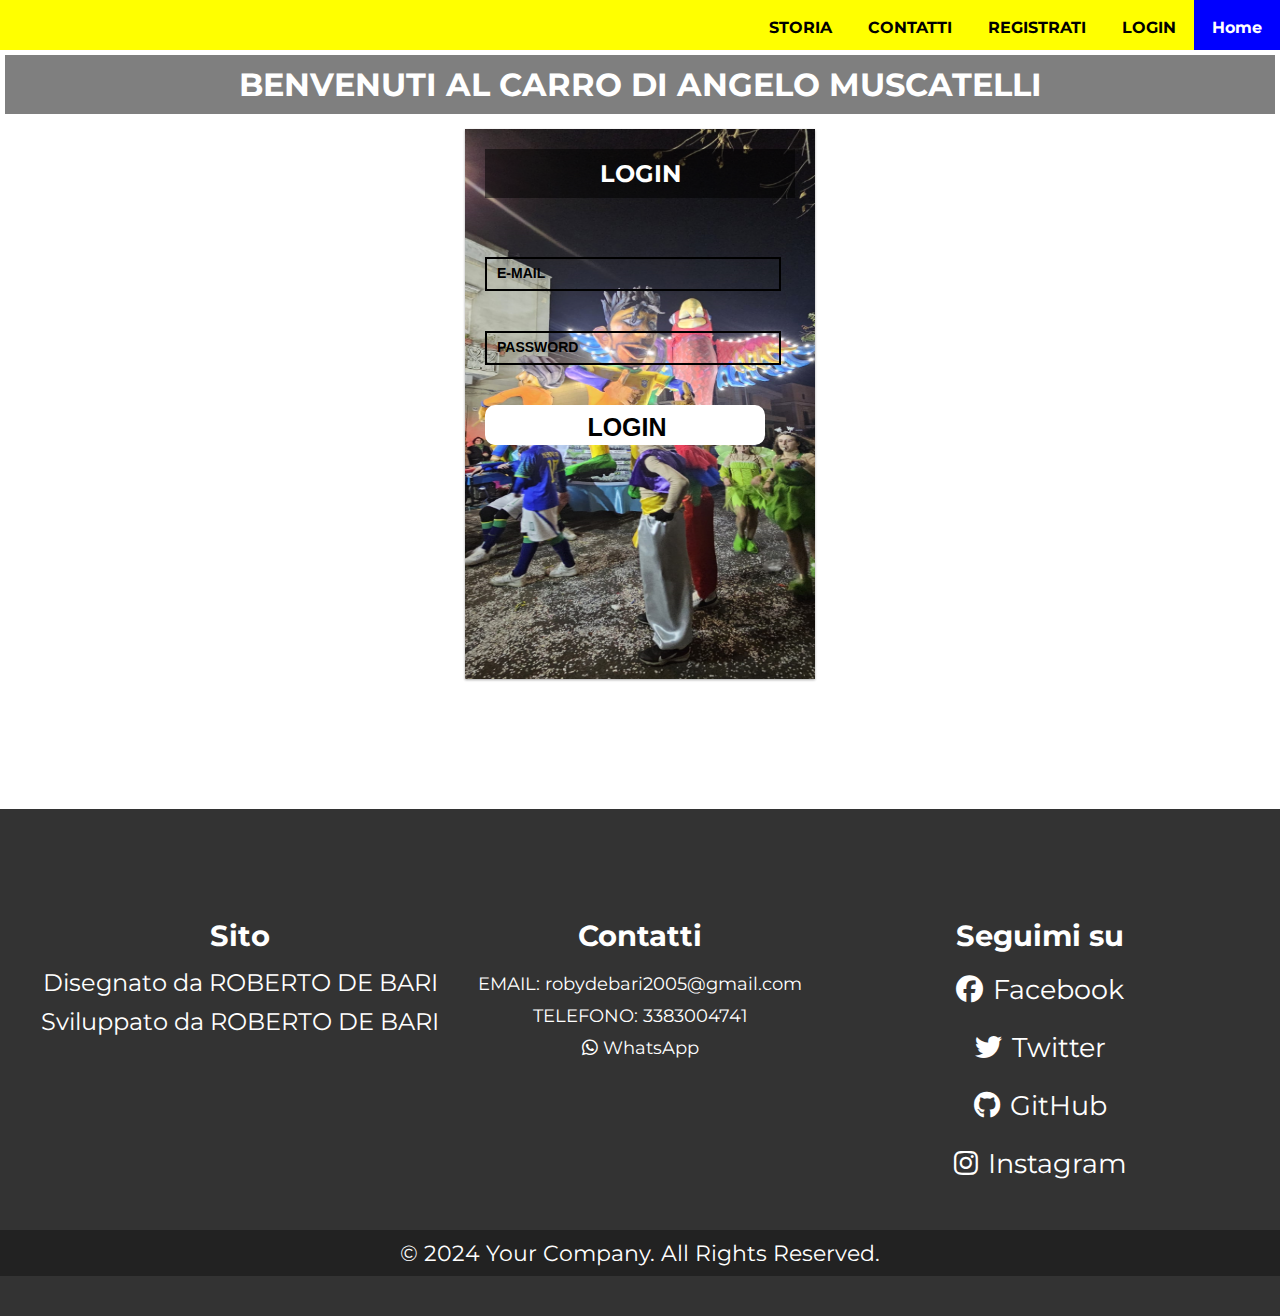
<file: index.html>
<!DOCTYPE html>
<html lang="it">
<head>
  <meta name="viewport" content="width=device-width, initial-scale=1">
  <link rel="stylesheet" type="text/css" href="css/style.css">
  <link rel="stylesheet" type="text/css" href="css/navbar.css">
  <link rel="stylesheet" type="text/css" href="css/footer.css">
  <link rel="stylesheet" href="https://cdnjs.cloudflare.com/ajax/libs/font-awesome/6.4.0/css/all.min.css" crossorigin="anonymous">
</head>
<body id="top">
  <div class="topnav">
    <a class="active" href="index.html">Home</a>
    <a onclick="showlogin();">LOGIN</a>
    <a onclick="showsignup();">REGISTRATI</a>
    <a href="pre-login/admin.html">CONTATTI</a>
    <a href="pre-login/storia.html">STORIA</a>
  </div>
  <h1> BENVENUTI AL CARRO DI ANGELO MUSCATELLI</h1> 
  <div class="ls_container">
    <div id="login" class="platform login">
      <h2>LOGIN</h2>
      <form action="pre-login/controllalogin.php" method="post">
        <br>
        <input type="text" name="email" placeholder="E-MAIL"><br>
        <input type="password" name="password" placeholder="PASSWORD"><br>
        <input type="submit" value="LOGIN"><br>
      </form>
    </div>
    <div id="signup" class="platform signup posabsolute" style="display:none;">
      <h2>REGISTRATI</h2>
      <form action="pre-login/registra.php" method="post">
        <input type="text" name="nome" placeholder="NOME"><br>
        <input type="text" name="cognome" placeholder="COGNOME"><br>
        <input type="text" name="email" placeholder="EMAIL"><br>
        <input type="password" name="password" placeholder="PASSWORD"><br>
        <input type="number" name="numtel" placeholder="NUMERO DI TELEFONO"><br>
        <input type="submit" value="REGISTRATI"><br>
      </form>
    </div>
  </div>
  <footer class="site-footer">
    <div class="footer-container">
        <div class="footer-column">
            <h3>Sito </h3>
            <p>Disegnato da <a href="#" target="_blank">ROBERTO DE BARI</a></p>
            <p>Sviluppato da <a href="#" target="_blank">ROBERTO DE BARI</a></p>
        </div>
        <div class="footer-column">
            <h3>Contatti</h3>
            <ul>
                <li>EMAIL: <a href="mailto:robydebari2005@gmail.com">robydebari2005@gmail.com</a></li>
                <li>TELEFONO: <a href="tel:3383004741">3383004741</a></li>
                <li><a href="https://wa.me/3383004741" target="_blank"><i class="fab fa-whatsapp"></i> WhatsApp</a></li>
            </ul>
        </div>
        <div class="footer-column">
            <h3>Seguimi su </h3>
            <ul class="social-links">
                <li><a href="https://facebook.com" target="_blank"><i class="fab fa-facebook"></i> Facebook</a></li>
                <li><a href="https://twitter.com" target="_blank"><i class="fab fa-twitter"></i> Twitter</a></li>
                <li><a href="https://github.com/Robby12849" target="_blank"><i class="fab fa-github"></i> GitHub</a></li>
                <li><a href="https://instagram.com" target="_blank"><i class="fab fa-instagram"></i> Instagram</a></li>
            </ul>
        </div>
    </div>
    <div class="footer-bottom">
        <p>&copy; 2024 Your Company. All Rights Reserved.</p>
    </div>
</footer>

  <script type="text/javascript">
    function showlogin() {
      document.getElementById('login').style.display = 'block';
      document.getElementById('signup').style.display = 'none';
    }
    function showsignup() {
      document.getElementById('login').style.display = 'none';
      document.getElementById('signup').style.display = 'block';
    }
  </script>
</body>
</html>
</file>
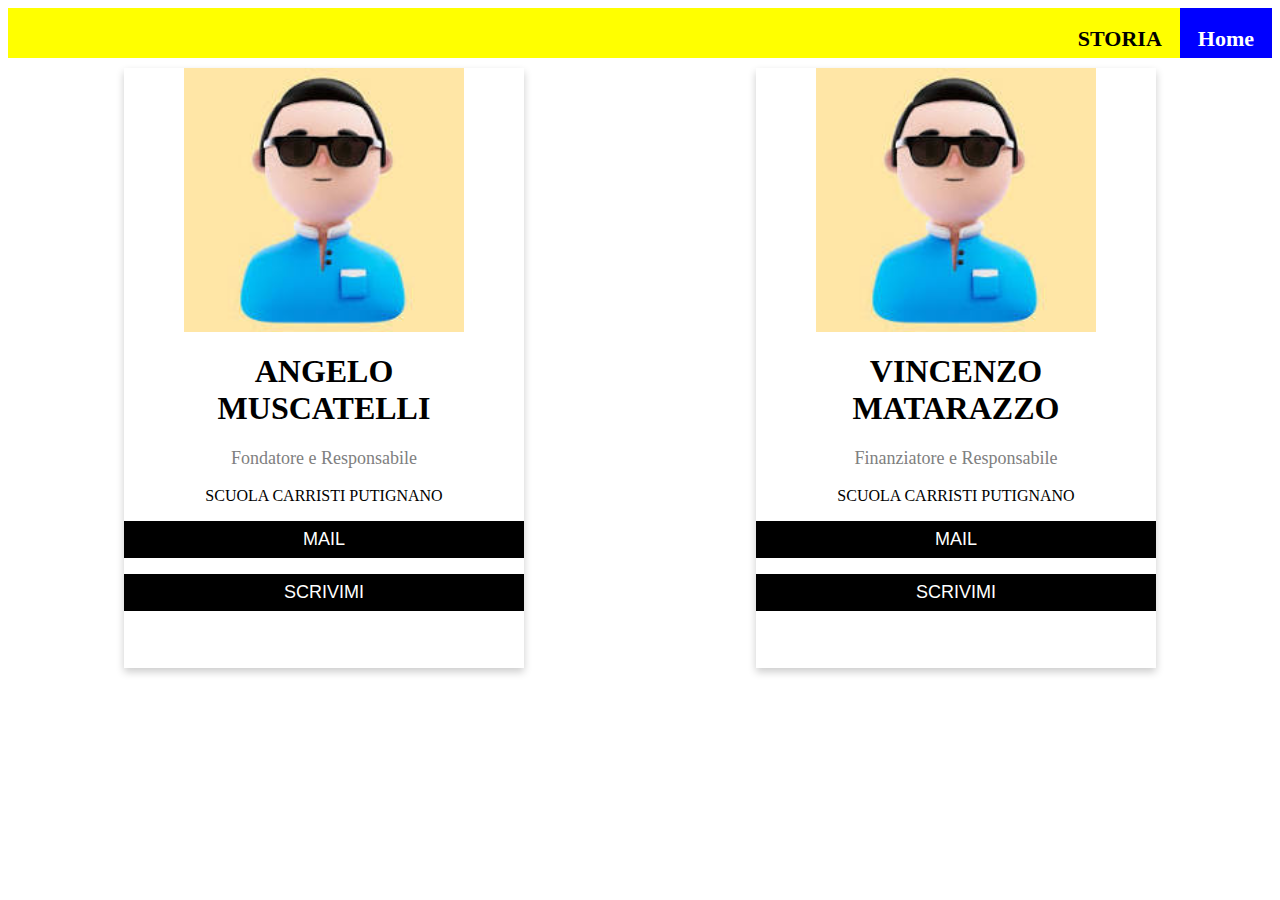
<file: admin.html>
<html>
<head>
<title>
ADMIN
</title>
<link rel="stylesheet" type="text/css" href="css/navbar.css">
<link rel="stylesheet" type="text/css" href="css/cardprofile.css">
</head>
<body>
    <div class="topnav">
        <a class="active" href="index.html">Home</a>
        <a href="storia.html">STORIA</a>
      </div>
      <div class="card-container"> 
        <div class="card">
          <img src="assets/img/download.jpeg" alt="Angelo" style="width:70%">
          <h1>ANGELO <br>MUSCATELLI</h1>
          <p class="title">Fondatore e Responsabile</p>
          <p> SCUOLA CARRISTI PUTIGNANO </p>
          <p><form action="mailto:angelo@gmail.com;"><button type="submit"> MAIL </button></form></p>
          <p><form action="https://wa.link/rva5fe"><button type="submit">SCRIVIMI</button></form></p>
        </div>
        <div class="card">
          <img src="assets/img/download.jpeg" alt="Vincenzo" style="width:70%">
          <h1>VINCENZO <br> MATARAZZO</h1>
          <p class="title">Finanziatore e Responsabile</p>
          <p>SCUOLA CARRISTI PUTIGNANO </p>
          <p><form action="mailto:vincenzo@gmail.com";><button type="submit">MAIL</button></form></p>
          <p><form action="https://wa.link/bm0uda";><button type="submit">SCRIVIMI</button></form></p>
        </div>
      </div>

</body>

</html>
</file>
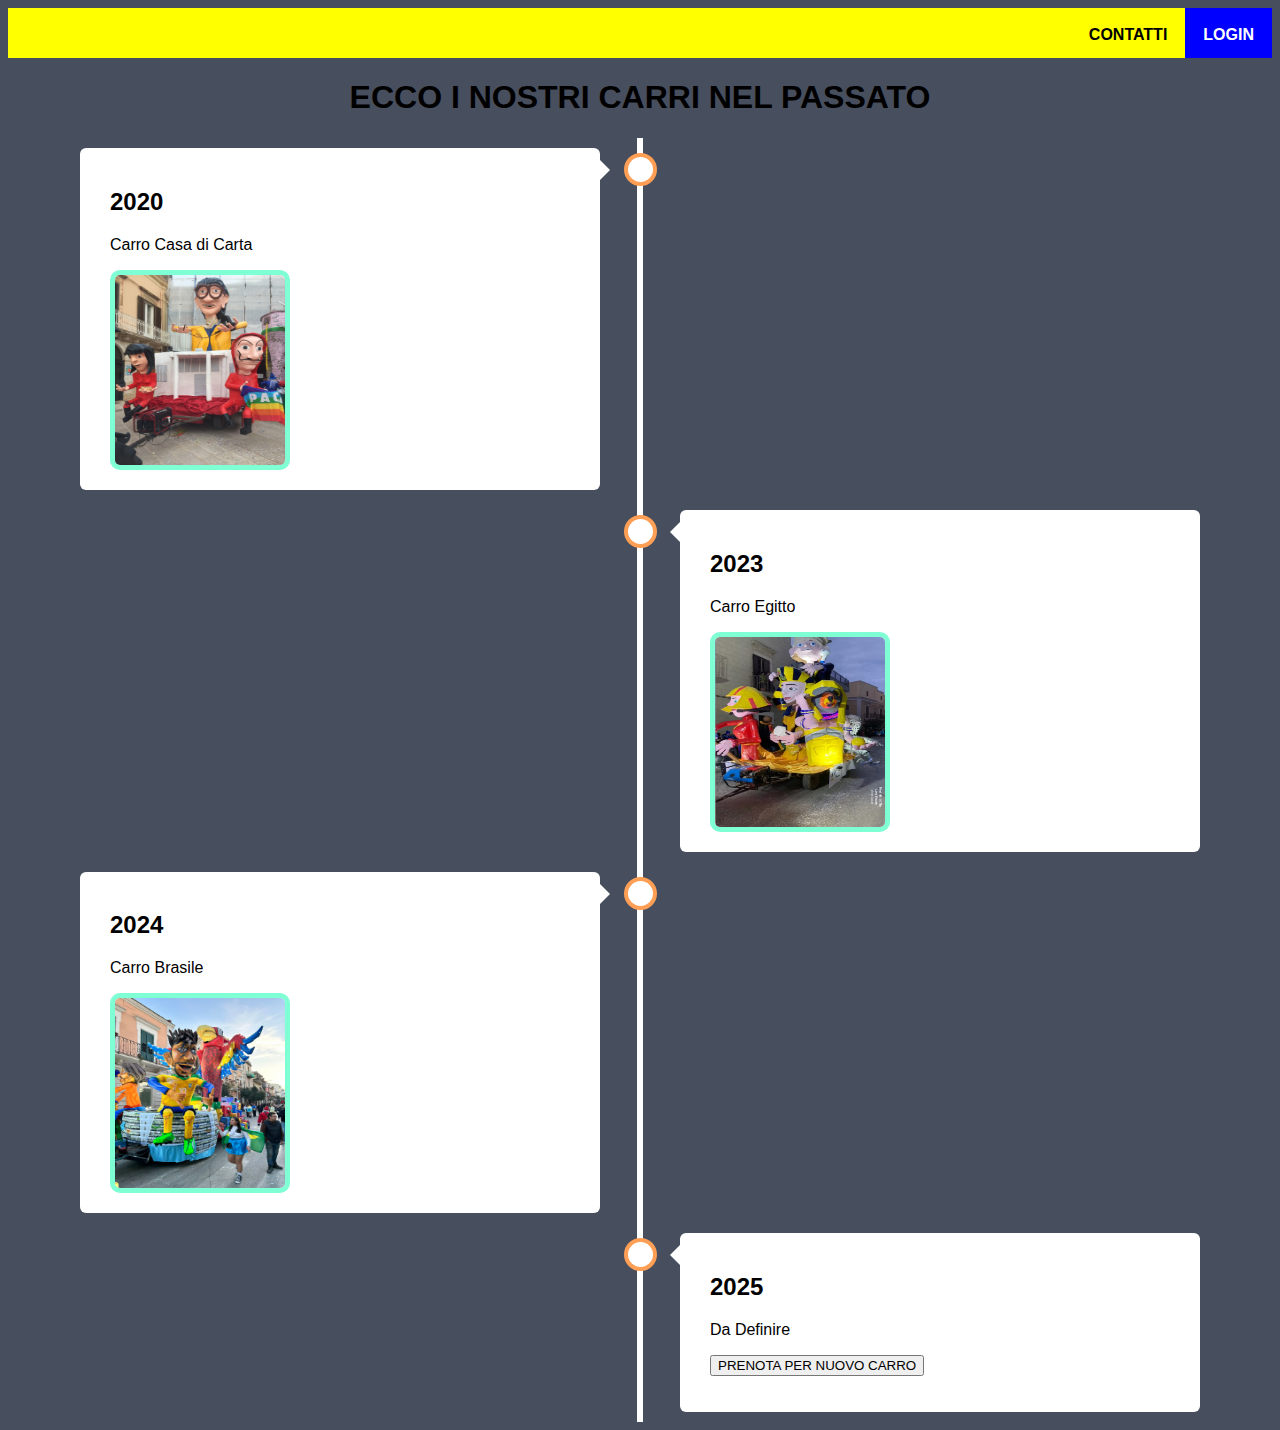
<file: storia.html>
<html>
<head>
<title>
STORIA DEI CARRI
</title>
<link rel="stylesheet" type="text/css" href="css/navbar.css">
<link rel="stylesheet" type="text/css" href="css/timeline.css">
<link rel="stylesheet" type="text/css" href="css/foto.css">
</head>
<body>
    <div class="topnav">
        <a class="active" href="index.html">LOGIN</a>
        <a href="admin.html">CONTATTI</a>
    </div>
    <h1> ECCO I NOSTRI CARRI NEL PASSATO </h1> 
    <div class="timeline">
        <div class="container left">
          <div class="content">
            <h2>2020</h2>
            <p>Carro Casa di Carta</p>
            <img src="assets/img/carro-2020-1.jpg">
          </div>
        </div>
        <div class="container right">
          <div class="content">
            <h2>2023</h2>
            <p>Carro Egitto </p>
            <img src="assets/img/carro-2023.jpg">
          </div>
        </div>
        <div class="container left">
        <div class="content">
          <h2>2024</h2>
          <p>Carro Brasile</p>
          <img src="assets/img/carro-2024.jpg">
        </div>
      </div>
      <div class="container right">
        <div class="content">
          <h2>2025</h2>
          <p>Da Definire</p>
          <p>
            <form action="index.html">
              <button type="submit"> PRENOTA PER NUOVO CARRO</button>
            </form>  
          </p>
        </div>
      </div>
    </div>
      

</body>

</html>
</file>
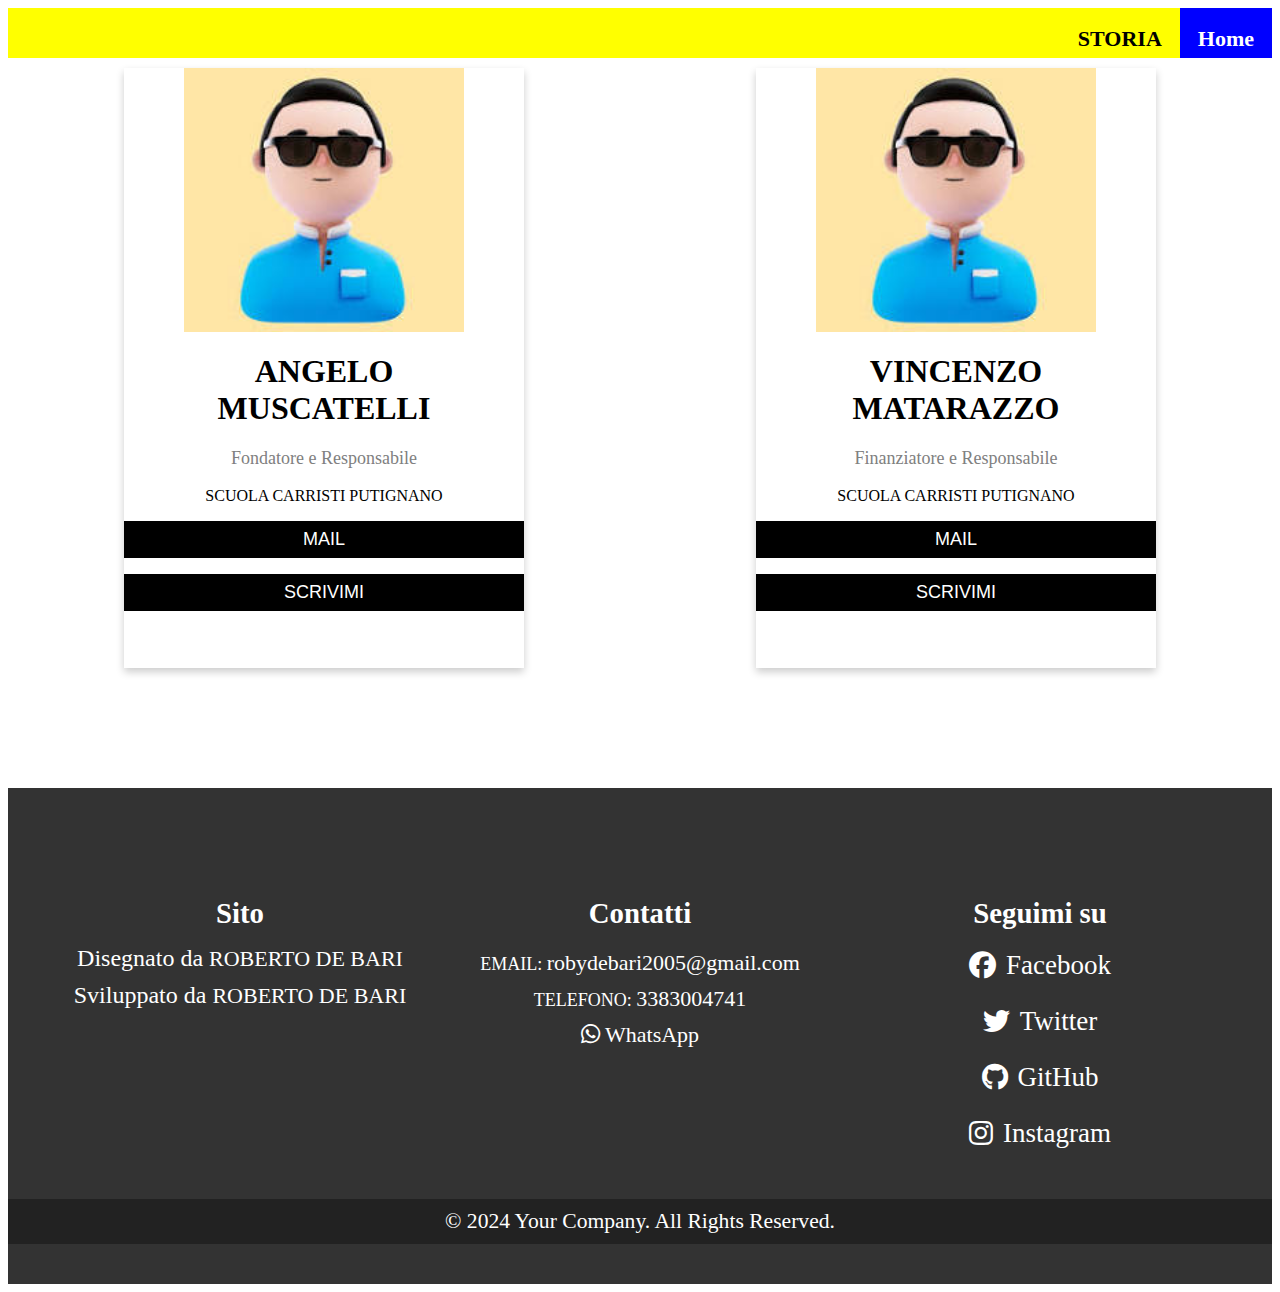
<file: pre-login/admin.html>
<html>
<head>
<title>
ADMIN
</title>
<link rel="stylesheet" type="text/css" href="../css/navbar.css">
<link rel="stylesheet" type="text/css" href="../css/cardprofile.css">
<link rel="stylesheet" type="text/css" href="../css/footer.css">
<link rel="stylesheet" href="https://cdnjs.cloudflare.com/ajax/libs/font-awesome/6.4.0/css/all.min.css" crossorigin="anonymous">

</head>
<body>
    <div class="topnav">
        <a class="active" href="../index.html">Home</a>
        <a href="../pre-login/storia.html">STORIA</a>
      </div>
      <div class="card-container"> 
        <div class="card">
          <img src="../assets/img/download.jpeg" alt="Angelo" style="width:70%">
          <h1>ANGELO <br>MUSCATELLI</h1>
          <p class="title">Fondatore e Responsabile</p>
          <p> SCUOLA CARRISTI PUTIGNANO </p>
          <p><form action="mailto:angelo@gmail.com;"><button type="submit"> MAIL </button></form></p>
          <p><form action="https://wa.link/rva5fe"><button type="submit">SCRIVIMI</button></form></p>
        </div>
        <div class="card">
          <img src="../assets/img/download.jpeg" alt="Vincenzo" style="width:70%">
          <h1>VINCENZO <br> MATARAZZO</h1>
          <p class="title">Finanziatore e Responsabile</p>
          <p>SCUOLA CARRISTI PUTIGNANO </p>
          <p><form action="mailto:vincenzo@gmail.com";><button type="submit">MAIL</button></form></p>
          <p><form action="https://wa.link/bm0uda";><button type="submit">SCRIVIMI</button></form></p>
        </div>
      </div>
      <footer class="site-footer">
        <div class="footer-container">
            <div class="footer-column">
                <h3>Sito</h3>
                <p>Disegnato da <a href="#" target="_blank">ROBERTO DE BARI</a></p>
                <p>Sviluppato da <a href="#" target="_blank">ROBERTO DE BARI</a></p>
            </div>
            <div class="footer-column">
                <h3>Contatti</h3>
                <ul>
                    <li>EMAIL: <a href="mailto:robydebari2005@gmail.com">robydebari2005@gmail.com</a></li>
                    <li>TELEFONO: <a href="tel:3383004741">3383004741</a></li>
                    <li><a href="https://wa.me/3383004741" target="_blank"><i class="fab fa-whatsapp"></i> WhatsApp</a></li>
                </ul>
            </div>
            <div class="footer-column">
                <h3>Seguimi su </h3>
                <ul class="social-links">
                    <li><a href="https://facebook.com" target="_blank"><i class="fab fa-facebook"></i> Facebook</a></li>
                    <li><a href="https://twitter.com" target="_blank"><i class="fab fa-twitter"></i> Twitter</a></li>
                    <li><a href="https://github.com/Robby12849" target="_blank"><i class="fab fa-github"></i> GitHub</a></li>
                    <li><a href="https://instagram.com" target="_blank"><i class="fab fa-instagram"></i> Instagram</a></li>
                </ul>
            </div>
        </div>
        <div class="footer-bottom">
            <p>&copy; 2024 Your Company. All Rights Reserved.</p>
        </div>
    </footer>
</body>

</html>
</file>
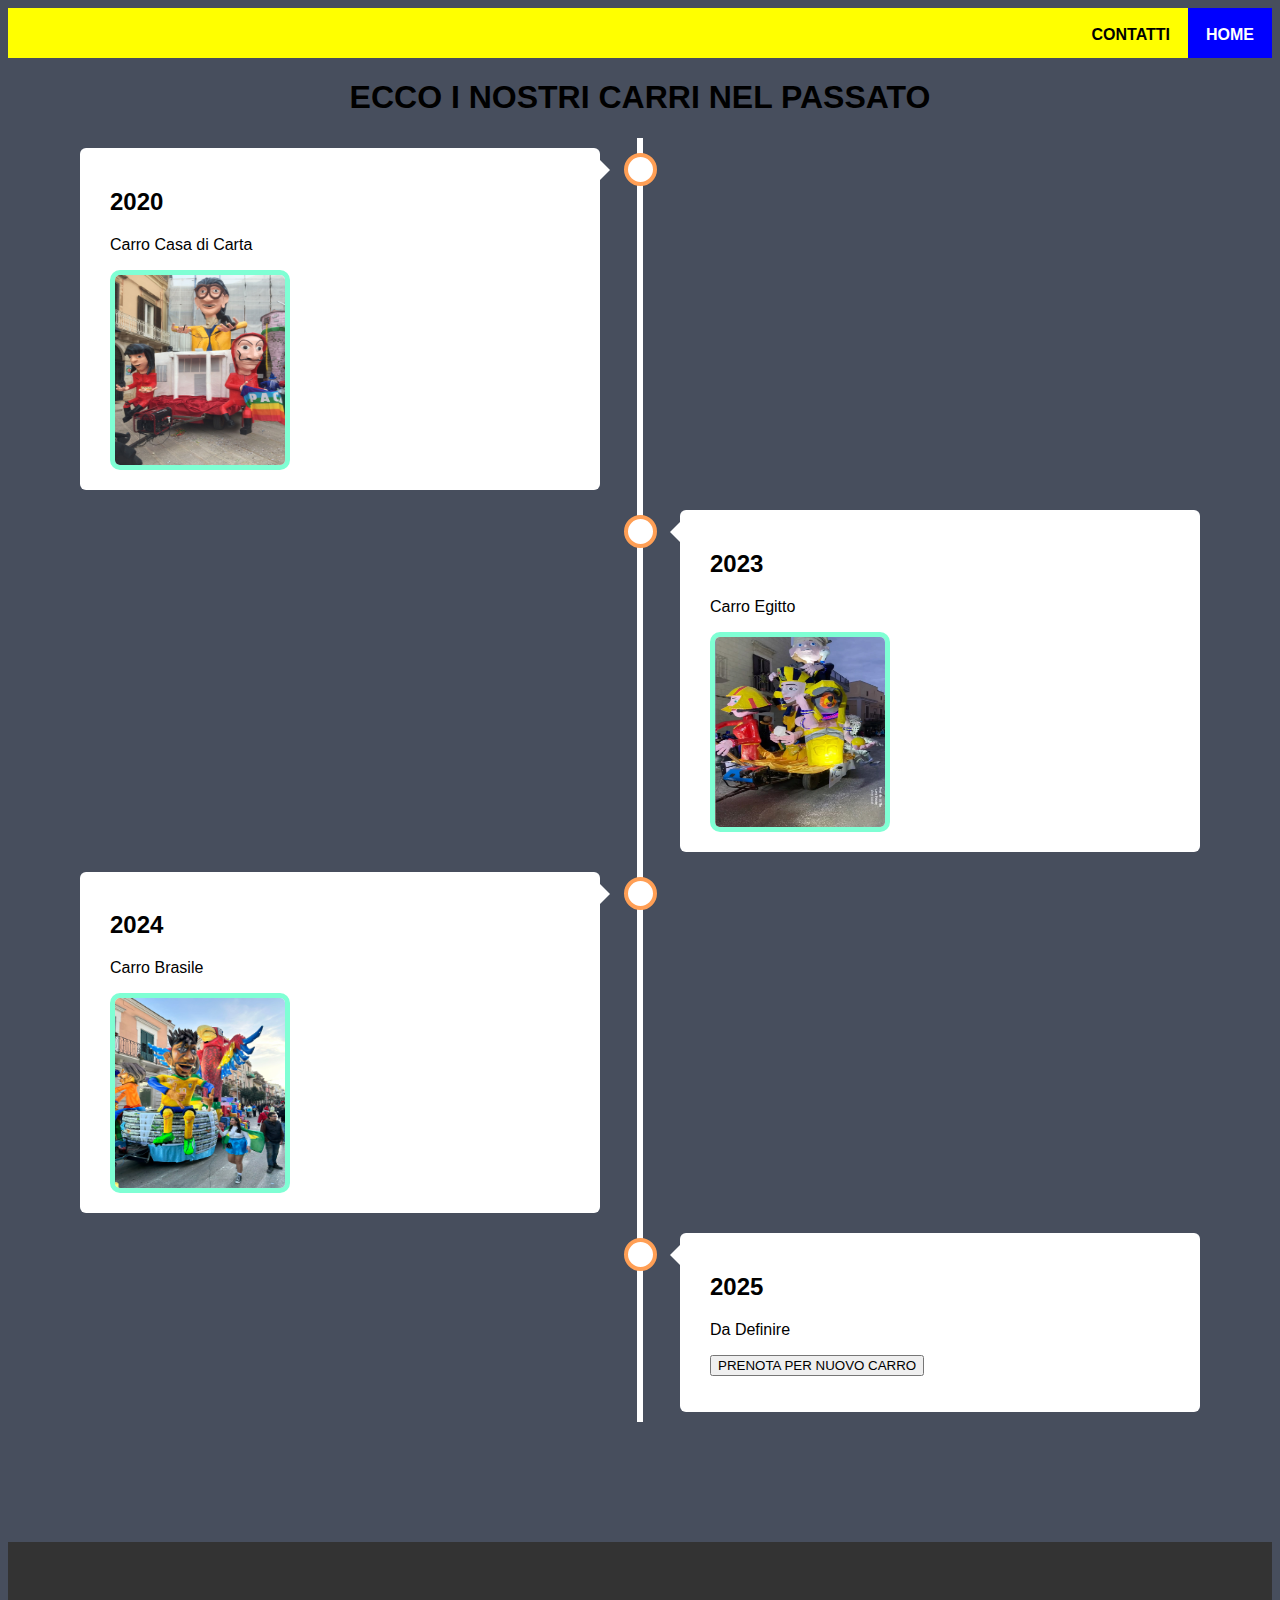
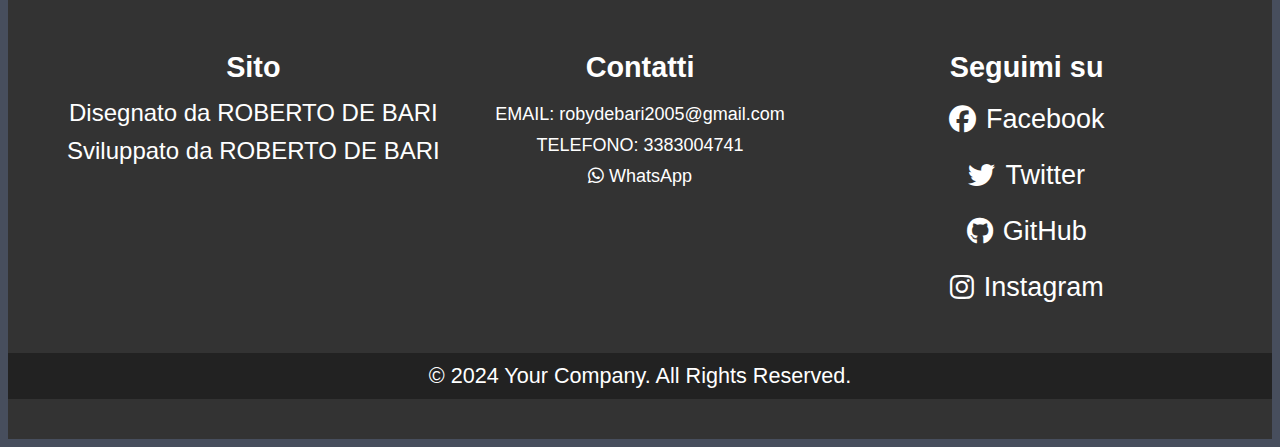
<file: pre-login/storia.html>
<html>
<head>
<title>
STORIA DEI CARRI
</title>
<link rel="stylesheet" type="text/css" href="../css/navbar.css">
<link rel="stylesheet" type="text/css" href="../css/timeline.css">
<link rel="stylesheet" type="text/css" href="../css/foto.css">
<link rel="stylesheet" type="text/css" href="../css/footer.css">
<link rel="stylesheet" href="https://cdnjs.cloudflare.com/ajax/libs/font-awesome/6.4.0/css/all.min.css" crossorigin="anonymous">

</head>
<body>
    <div class="topnav">
        <a class="active" href="../index.html">HOME</a>
        <a href="../pre-login/admin.html">CONTATTI</a>
    </div>
    <h1> ECCO I NOSTRI CARRI NEL PASSATO </h1> 
    <div class="timeline">
        <div class="container left">
          <div class="content">
            <h2>2020</h2>
            <p>Carro Casa di Carta</p>
            <img src="../assets/img/carro-2020-1.jpg">
          </div>
        </div>
        <div class="container right">
          <div class="content">
            <h2>2023</h2>
            <p>Carro Egitto </p>
            <img src="../assets/img/carro-2023.jpg">
          </div>
        </div>
        <div class="container left">
        <div class="content">
          <h2>2024</h2>
          <p>Carro Brasile</p>
          <img src="../assets/img/carro-2024.jpg">
        </div>
      </div>
      <div class="container right">
        <div class="content">
          <h2>2025</h2>
          <p>Da Definire</p>
          <p>
            <form action="../index.html">
              <button type="submit"> PRENOTA PER NUOVO CARRO</button>
            </form>  
          </p>
        </div>
      </div>
    </div>
    <footer class="site-footer">
      <div class="footer-container">
          <div class="footer-column">
              <h3>Sito </h3>
              <p>Disegnato da <a href="#" target="_blank">ROBERTO DE BARI</a></p>
              <p>Sviluppato da <a href="#" target="_blank">ROBERTO DE BARI</a></p>
          </div>
          <div class="footer-column">
              <h3>Contatti</h3>
              <ul>
                  <li>EMAIL: <a href="mailto:robydebari2005@gmail.com">robydebari2005@gmail.com</a></li>
                  <li>TELEFONO: <a href="tel:3383004741">3383004741</a></li>
                  <li><a href="https://wa.me/3383004741" target="_blank"><i class="fab fa-whatsapp"></i> WhatsApp</a></li>
              </ul>
          </div>
          <div class="footer-column">
              <h3>Seguimi su </h3>
              <ul class="social-links">
                  <li><a href="https://facebook.com" target="_blank"><i class="fab fa-facebook"></i> Facebook</a></li>
                  <li><a href="https://twitter.com" target="_blank"><i class="fab fa-twitter"></i> Twitter</a></li>
                  <li><a href="https://github.com/Robby12849" target="_blank"><i class="fab fa-github"></i> GitHub</a></li>
                  <li><a href="https://instagram.com" target="_blank"><i class="fab fa-instagram"></i> Instagram</a></li>
              </ul>
          </div>
      </div>
      <div class="footer-bottom">
          <p>&copy; 2024 Your Company. All Rights Reserved.</p>
      </div>
  </footer>

</body>

</html>
</file>
<file: css/style.css>
@import url('https://fonts.googleapis.com/css?family=Montserrat');
*
body
{
	margin: 0;
	font-family: 'Montserrat';
}
.ls_container
{
	display: flex;
	justify-content: center;
	position: relative;
	padding: 10px;
	height: fit-content;
}
.platform
{	
	margin-top: 5px;
	display: flex;
	margin:auto;
	flex-wrap: wrap;
	justify-content: center;
	height: 550px;
	width: 350px;
	box-shadow: 0 1px 3px rgba(0,0,0,0.12), 0 1px 2px rgba(0,0,0,0.24);
	background-image: url("../assets/img/carro_1.jpg");
	background-size: 100% 100%;
	display: block;
}
.platform input
{
	width: 80%;
	height: 20px;
	background-color: transparent;
	margin:20px;
	border:2px solid black;
	padding-left: 10px;
	padding-top: 5px;
	padding-bottom: 5px;
	font-size: 12px;
}
.platform input[type="submit"] {
    width: 80%; 
    height: 40px;
    background-color: white;
    border: 3px solid white;
    padding-left: 10px;
    padding-bottom: 5px;
    font-size: 25px;
    font-weight: bold;
	text-align: center;
	border-radius: 10px;
}
.platform button
{
	width: 80%;
	height: 20px;
	background-color: white;
	font-size: 20px;
	font-weight: bold;
	border-radius: 10px;
}
input:hover
{
	background-color: yellow;
}
.login
{
	background-image: url("../assets/img/carro_1.jpg");
}
.showlogin
{
	background-image: url("../assets/img/carro_1.jpg");
	animation-name: up;
	animation-duration: 4s;
}
.signup
{
	background-image: url("../assets/img/carro_1.jpg");
}
.showsignup
{
	background-image: url("../assets/img/carro_1.jpg");
	animation-name: up;
	animation-duration: 4s;
}
input::placeholder
{
	color: black;
	font-weight: bold;
	font-size: 14px;
}
.hidesignup
{
	background-image: url("../assets/img/carro_1.jpg");
	animation-name: moveleft;
	animation-duration: 3s;
}
.hidelogin
{
	background-image: url("../assets/img/carro_1.jpg");
	animation-name: moveright;
	animation-duration: 3s;
}
.switch
{
	height: 30px;
	background-color: white !important;
	display: block;
	height: default !important;
	border: 1px solid black;
}
.switch:hover
{
 cursor: pointer;	
}
.page
{
	height: 35px;
	background-color: transparent;
	margin:10px;
	border:none;
}
.page:hover
{
 font-weight: bold;
 cursor: pointer;	
}
p
{
	margin:20px;
}
h1
{
	margin:5px;	
	text-align: center;
	background-color: rgba(0, 0, 0, 0.5); 
	color: white; 
	padding: 10px; 
}
h2
{
	background-color: rgba(0, 0, 0, 0.5);
	margin:20px;	
	text-align: center;
	color: white;
	padding: 10px; 
}
/* ANIMAZIONE */
@keyframes moveleft {
    0% {
        transform: translate(0px);
        box-shadow: 0 14px 28px rgba(0, 0, 0, 0.25), 0 10px 10px rgba(0, 0, 0, 0.22);
    }
    25% {
        transform: translate(-380px);
        box-shadow: 0 1px 3px rgba(0, 0, 0, 0.12), 0 1px 2px rgba(0, 0, 0, 0.24);
        z-index: 0;
    }
    50% {
        transform: translate(0px);
        box-shadow: 0 1px 3px rgba(0, 0, 0, 0.12), 0 1px 2px rgba(0, 0, 0, 0.24);
        z-index: 0;
    }
}
@keyframes moveright {
    0% {
        transform: translate(0px);
        box-shadow: 0 14px 28px rgba(0, 0, 0, 0.25), 0 10px 10px rgba(0, 0, 0, 0.22);
    }
    25% {
        transform: translate(380px);
        box-shadow: 0 1px 3px rgba(0, 0, 0, 0.12), 0 1px 2px rgba(0, 0, 0, 0.24);
        z-index: 1;
    }
    50% {
        transform: translate(0px);
        box-shadow: 0 1px 3px rgba(0, 0, 0, 0.12), 0 1px 2px rgba(0, 0, 0, 0.24);
        z-index: 0;
    }
}
@keyframes up {
    0% {}
    50% {
        box-shadow: 0 14px 28px rgba(0, 0, 0, 0.25), 0 10px 10px rgba(0, 0, 0, 0.22);
    }
    100% {
        box-shadow: 0 1px 3px rgba(0, 0, 0, 0.12), 0 1px 2px rgba(0, 0, 0, 0.24);
        z-index: 1;
    }
}

.supercontainer {
    display: block;
	text-align: center;
    justify-content: center;
    align-items: center;
    height: calc(104vh - 70px); 
    background: white;
    background-size: cover;
    background-repeat: no-repeat;
    background-position: center;
    padding: 20px; 
    flex-direction: column;
}
</file>
<file: css/navbar.css>
.topnav {
	background-color: yellow;
	overflow: hidden;
	height :50px;
  }
  
  .topnav a {
	float: right;
	color: black;
	text-align: center;
	padding: 18px 18px;
	text-decoration: none;
	font-size: auto;
	font-weight: bold;
  }
  

  .topnav a:hover {
	background-color: #ddd;
	color: black;
  }
  

  .topnav a.active {
	background-color: blue;
	color: white;
  }

  h1{
	text-align: center;
  }
</file>
<file: css/footer.css>
/* Stile principale del footer */
.site-footer {
    margin-top: 120px;
    background-color: #333;
    color: #fff;
    padding: 40px 0;
    text-align: center;
    font-size: 24px; 
}

/* Contenitore principale del footer */
.footer-container {
    display: flex;
    flex-wrap: wrap;
    justify-content: space-around;
    max-width: 1200px;
    margin: 0 auto;
    padding: 20px;
}

/* Singola colonna del footer */
.footer-column {
    flex: 1;
    min-width: 250px;
    margin: 20px 0;
}

/* Titoli delle colonne */
.footer-column h3 {
    font-size: 1.2em; /* Ridotto leggermente la dimensione del titolo */
    margin-bottom: 10px;
}

/* Testo e link nelle colonne */

.footer-column ul,
.footer-column li {
    list-style-type: none;
    margin: 0;
    padding: 5px 0;
    font-size: large;

}
.footer-column p{
    list-style-type: none;
    margin: 0;
    padding: 5px 0;
    font-size: x-large;
}

/* Stile per i link */
.footer-column a {
    color: #fff;
    text-decoration: none;
}

/* Hover effect per i link */
.footer-column a:hover {
    text-decoration: underline;
}

/* Stile per i link ai social media */
.social-links {
    list-style: none;
    padding: 0;
    display: flex;
    flex-direction: column; /* Disporre i loghi in colonna */
    align-items: center; /* Centrare i loghi */
    gap: 15px; /* Spazio tra i loghi */
    margin-top: 10px;
}

/* Singolo elemento della lista di link sociali */
.social-links li {
    display: inline;
}

/* Stile dei link sociali */
.social-links a {
    color: #fff;
    font-size: 1.5em;
    transition: color 0.3s ease;
    display: flex;
    align-items: center;
    gap: 10px; /* Spazio tra l'icona e il testo */
}

/* Hover effect per i link sociali */
.social-links a:hover {
    color: #00aaff;
}

/* Sezione inferiore del footer */
.footer-bottom {
    background-color: #222;
    padding: 10px 0;
    font-size: x-largef;
}

.footer-bottom p {
    margin: 0;
    font-size: 0.9em; /* Dimensione del testo più piccola per il copyright */
}

/* Stile responsivo */
@media (max-width: 768px) {
    .footer-container {
        flex-direction: column;
        align-items: center;
    }
}
</file>
<file: css/cardprofile.css>
.card {
    box-shadow: 0 4px 8px 0 rgba(0, 0, 0, 0.2);
    text-align: center;
    width: 400px; 
    height: 600px; 
    margin:auto;
  }
  .card-container {
    display: flex; 
    margin-top: 10px;
  }
  .title {
    color: grey;
    font-size: 18px;
  }
  button {
    border: none;
    outline: 0;
    display: inline-block;
    padding: 8px;
    color: white;
    background-color: #000;
    text-align: center;
    cursor: pointer;
    width: 100%;
    font-size: 18px;
  }
  a {
    text-decoration: none;
    font-size: 22px;
    color: black;
  }
  button:hover, a:hover {
    opacity: 0.7;
  }
</file>
<file: css/timeline.css>
* {
  box-sizing: border-box;
}

body {
  background-color: #474e5d;
  font-family: Helvetica, sans-serif;
}

.timeline {
  position: relative;
  max-width: 1200px;
  margin: 0 auto;
}

.timeline::after {
  content: '';
  position: absolute;
  width: 6px;
  background-color: white;
  top: 0;
  bottom: 0;
  left: 50%;
  margin-left: -3px;
}

.container {
  padding: 10px 40px;
  position: relative;
  background-color: inherit;
  width: 50%;
}

.container::after {
  content: '';
  position: absolute;
  width: 25px;
  height: 25px;
  right: -17px;
  background-color: white;
  border: 4px solid #FF9F55;
  top: 15px;
  border-radius: 50%;
  z-index: 1;
}

.left {
  left: 0;
}

.right {
  left: 50%;
}

.left::before {
  content: " ";
  height: 0;
  position: absolute;
  top: 22px;
  width: 0;
  z-index: 1;
  right: 30px;
  border: medium solid white;
  border-width: 10px 0 10px 10px;
  border-color: transparent transparent transparent white;
}

.right::before {
  content: " ";
  height: 0;
  position: absolute;
  top: 22px;
  width: 0;
  z-index: 1;
  left: 30px;
  border: medium solid white;
  border-width: 10px 10px 10px 0;
  border-color: transparent white transparent transparent;
}

.right::after {
  left: -16px;
}

.content {
  padding: 20px 30px;
  background-color: white;
  position: relative;
  border-radius: 6px;
}

@media screen and (max-width: 600px) {

  .timeline::after {
    left: 31px;
  }

  .container {
    width: 100%;
    padding-left: 70px;
    padding-right: 25px;
  }

  .container::before {
    left: 60px;
    border: medium solid white;
    border-width: 10px 10px 10px 0;
    border-color: transparent white transparent transparent;
  }

  .left::after, .right::after {
    left: 15px;
  }

  .right {
    left: 0%;
  }
}
</file>
<file: css/foto.css>
img{
width: 180px;
height: 200px;
border-radius: 10px ;
border-color: aquamarine;
border:5px solid aquamarine; 
}
</file>
